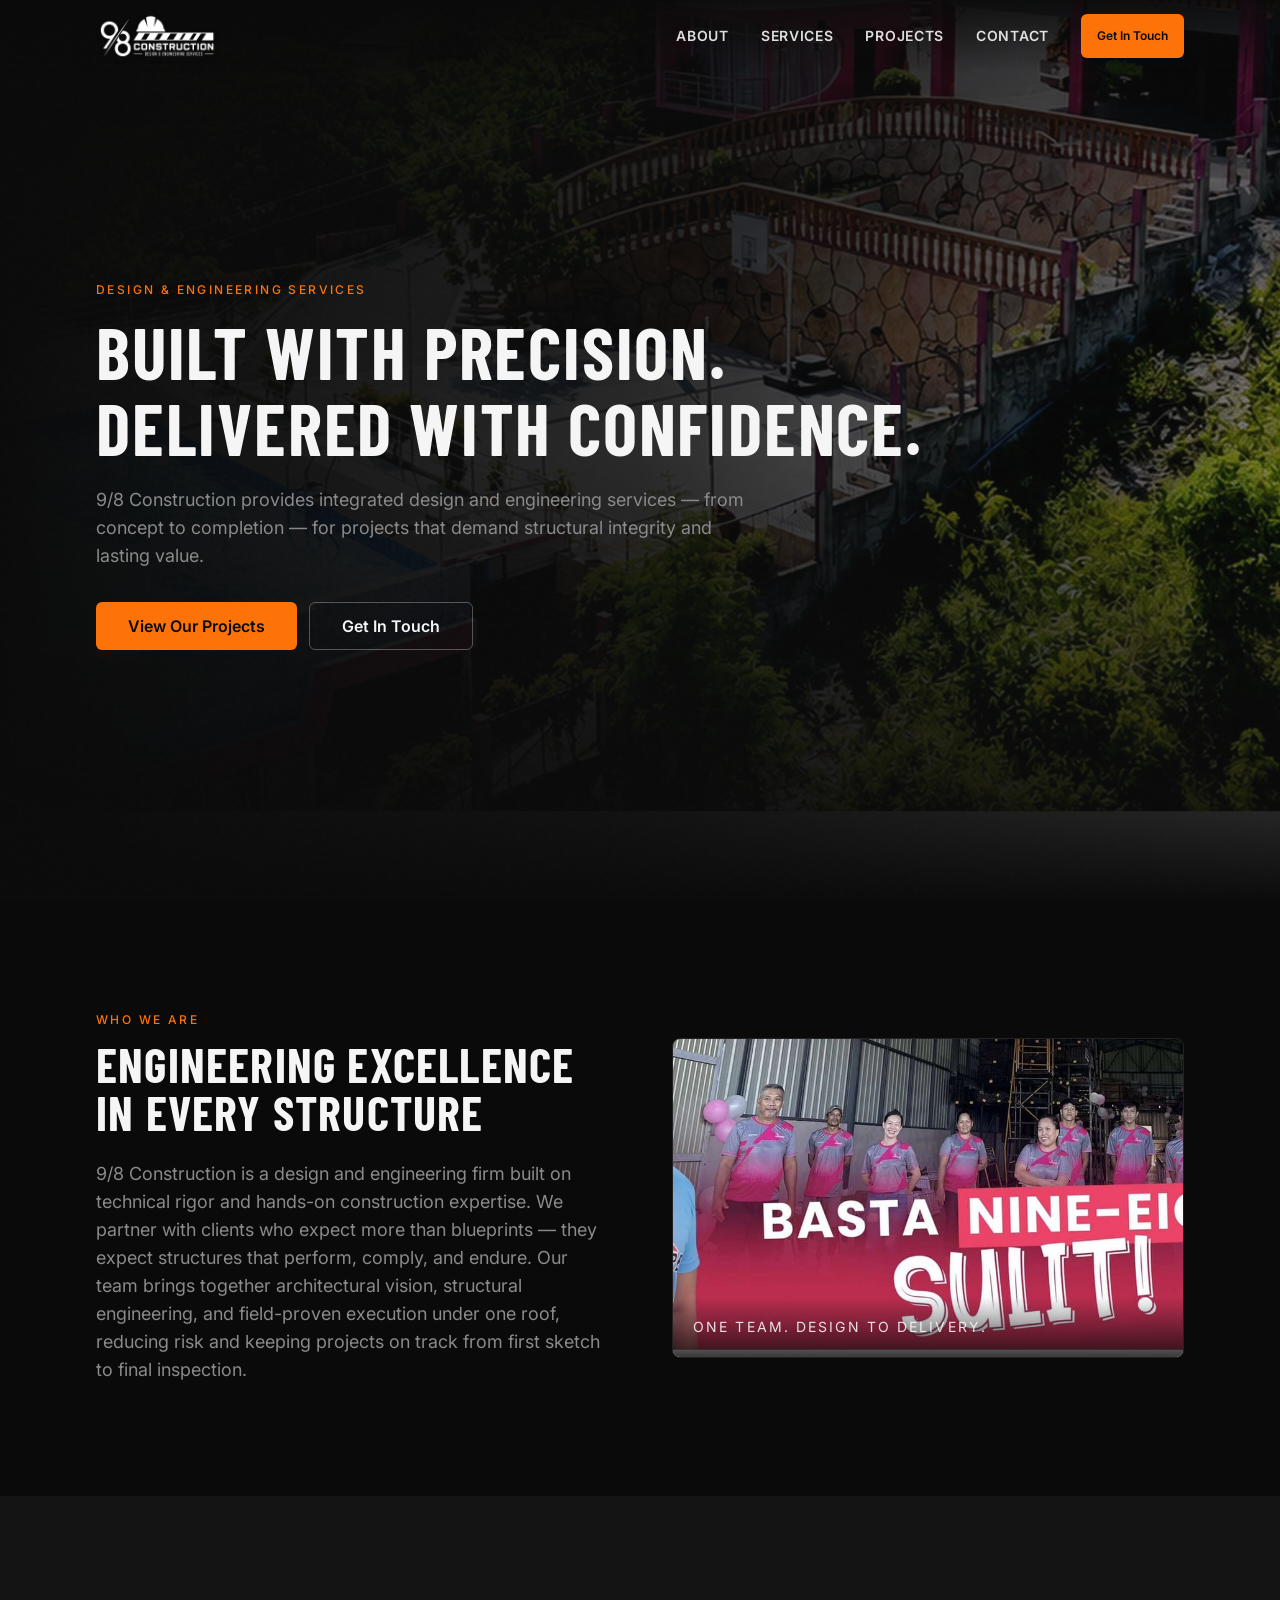
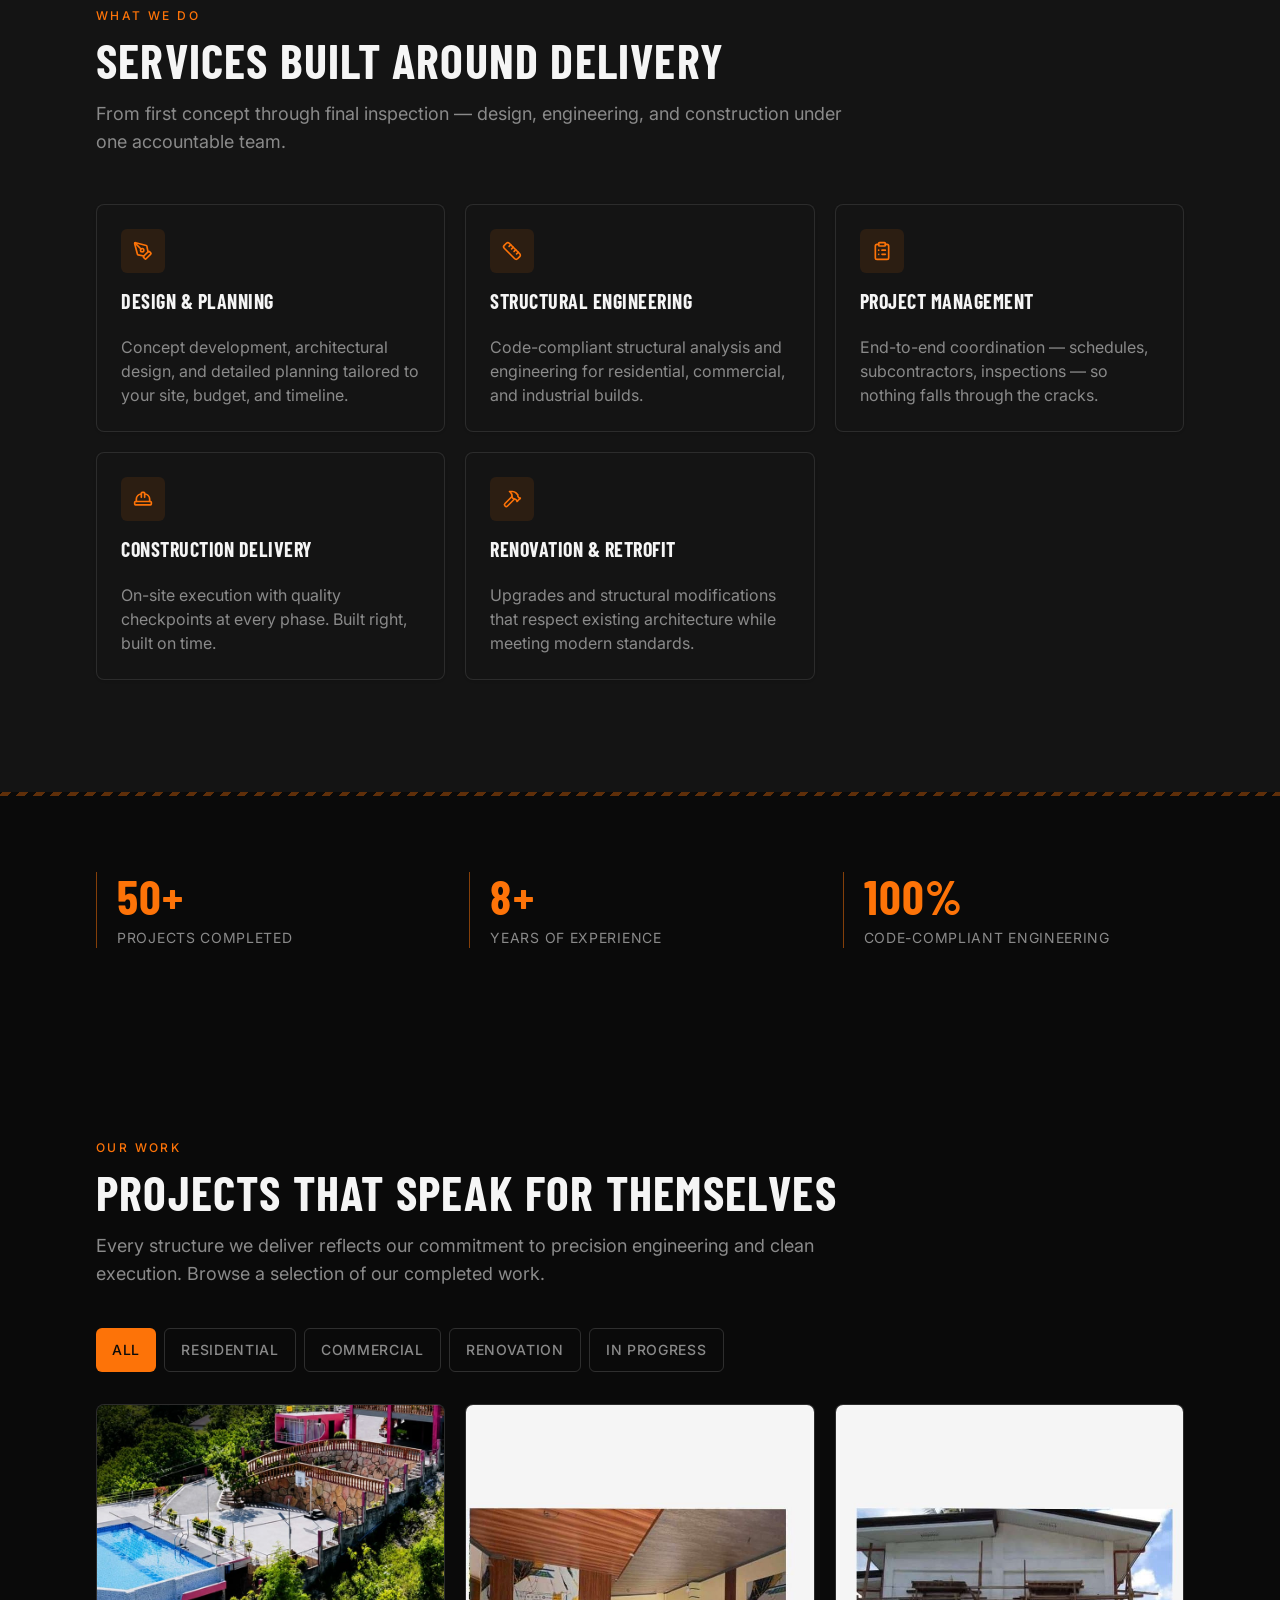
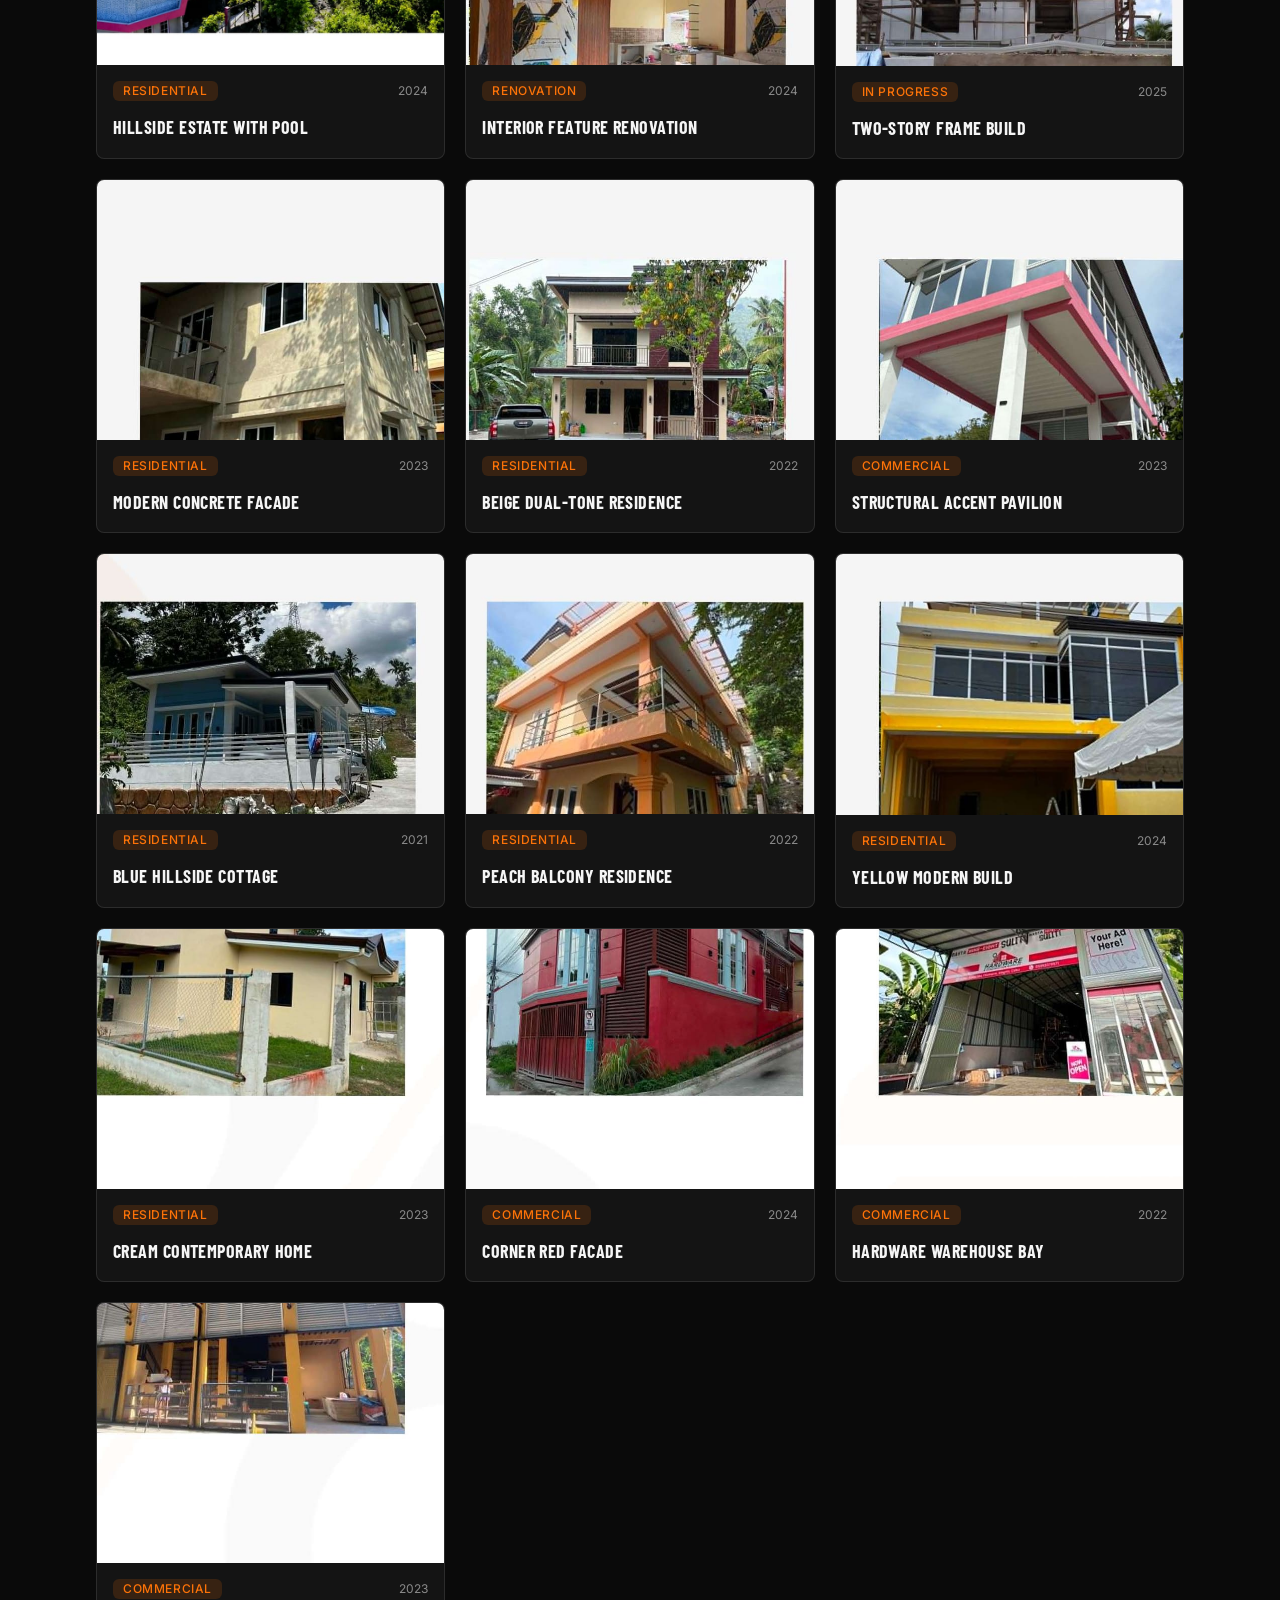
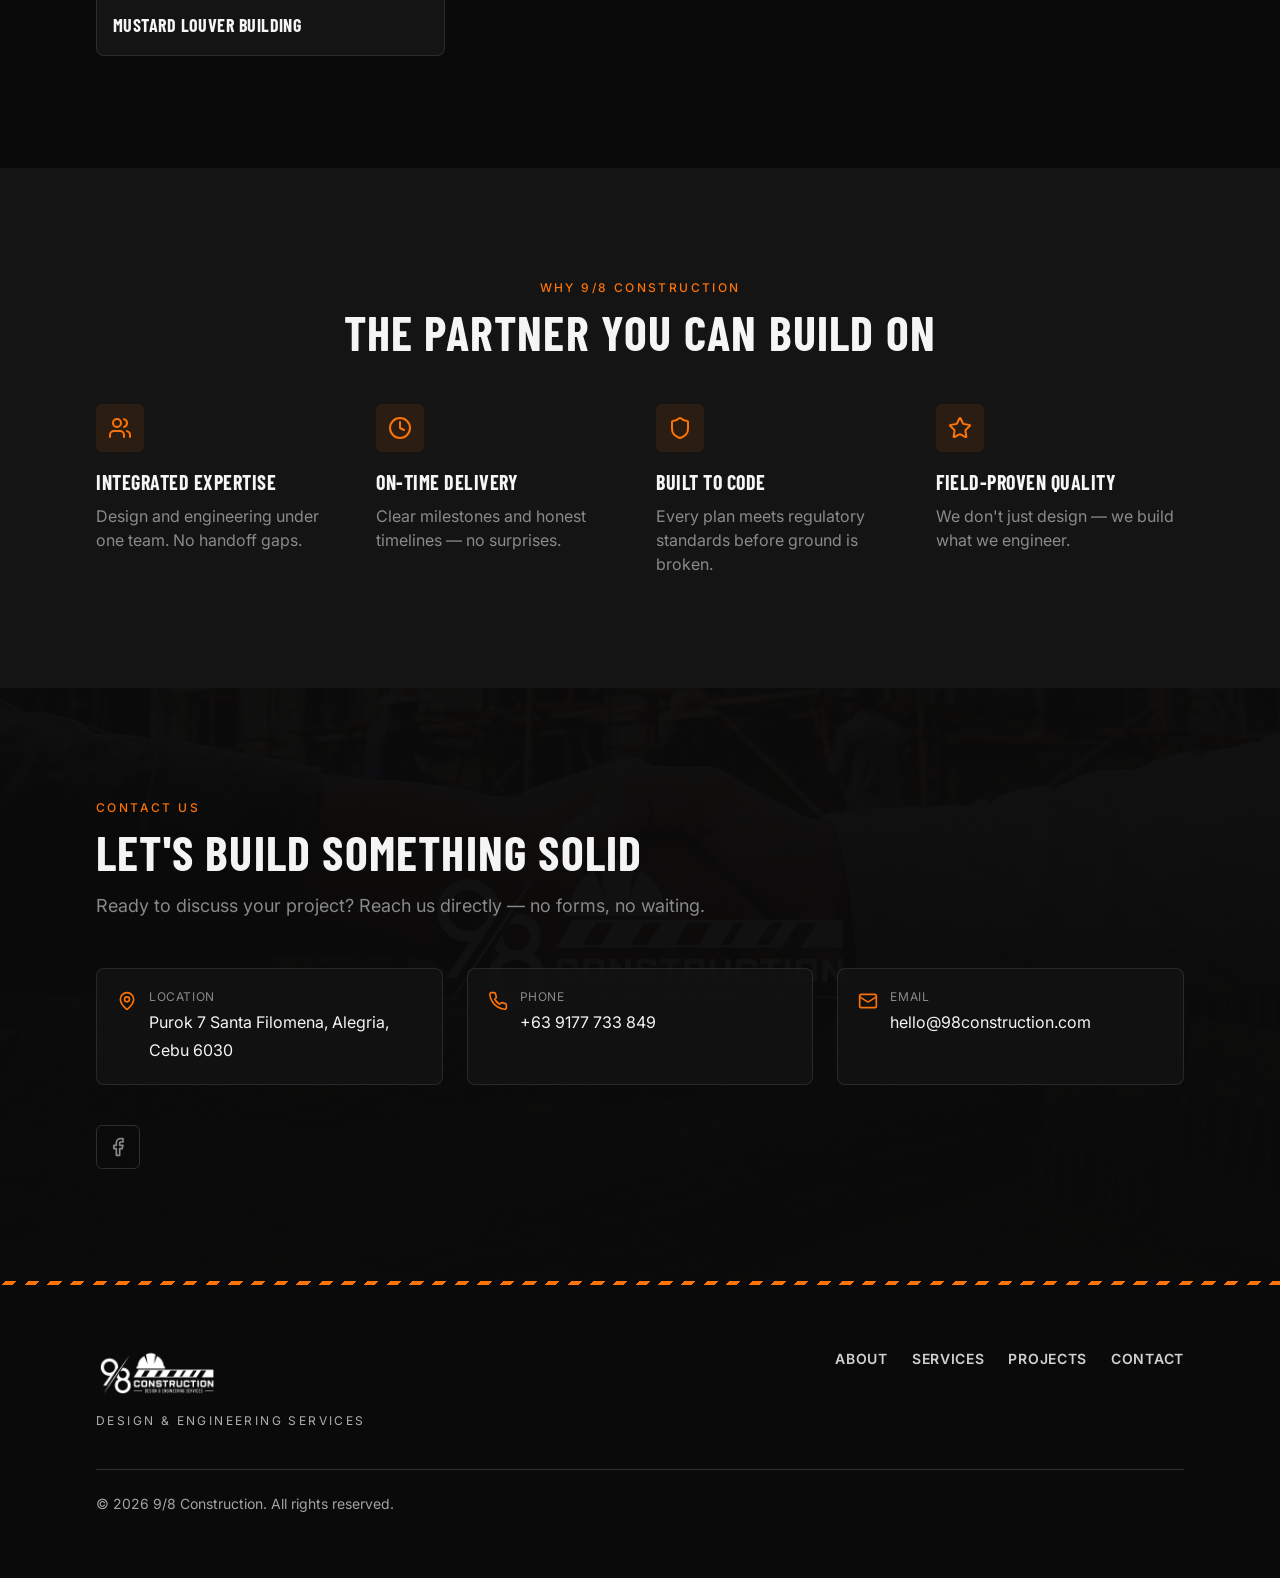
<file: index.html>
<!doctype html>
<html lang="en">
  <head>
    <meta charset="UTF-8" />
    <link rel="icon" type="image/png" href="/logo.png" />
    <meta name="viewport" content="width=device-width, initial-scale=1.0" />
    <meta
      name="description"
      content="9/8 Construction — Design & Engineering Services. Integrated design, engineering, and construction delivery."
    />
    <link rel="preconnect" href="https://fonts.googleapis.com" />
    <link rel="preconnect" href="https://fonts.gstatic.com" crossorigin />
    <link
      href="https://fonts.googleapis.com/css2?family=Barlow+Condensed:wght@500;600;700&family=Inter:wght@400;500;600&display=swap"
      rel="stylesheet"
    />
    <title>9/8 Construction | Design & Engineering Services</title>
    <script type="module" crossorigin src="/assets/index-BxuAZHzY.js"></script>
    <link rel="stylesheet" crossorigin href="/assets/index-n-iF6WgP.css">
  </head>
  <body>
    <div id="app"></div>
  </body>
</html>
</file>
<file: assets/index-n-iF6WgP.css>
/*! tailwindcss v4.3.2 | MIT License | https://tailwindcss.com */@layer properties{@supports (((-webkit-hyphens:none)) and (not (margin-trim:inline))) or ((-moz-orient:inline) and (not (color:rgb(from red r g b)))){*,:before,:after,::backdrop{--tw-translate-x:0;--tw-translate-y:0;--tw-translate-z:0;--tw-rotate-x:initial;--tw-rotate-y:initial;--tw-rotate-z:initial;--tw-skew-x:initial;--tw-skew-y:initial;--tw-border-style:solid;--tw-gradient-position:initial;--tw-gradient-from:#0000;--tw-gradient-via:#0000;--tw-gradient-to:#0000;--tw-gradient-stops:initial;--tw-gradient-via-stops:initial;--tw-gradient-from-position:0%;--tw-gradient-via-position:50%;--tw-gradient-to-position:100%;--tw-leading:initial;--tw-font-weight:initial;--tw-tracking:initial;--tw-shadow:0 0 #0000;--tw-shadow-color:initial;--tw-shadow-alpha:100%;--tw-inset-shadow:0 0 #0000;--tw-inset-shadow-color:initial;--tw-inset-shadow-alpha:100%;--tw-ring-color:initial;--tw-ring-shadow:0 0 #0000;--tw-inset-ring-color:initial;--tw-inset-ring-shadow:0 0 #0000;--tw-ring-inset:initial;--tw-ring-offset-width:0px;--tw-ring-offset-color:#fff;--tw-ring-offset-shadow:0 0 #0000;--tw-outline-style:solid;--tw-blur:initial;--tw-brightness:initial;--tw-contrast:initial;--tw-grayscale:initial;--tw-hue-rotate:initial;--tw-invert:initial;--tw-opacity:initial;--tw-saturate:initial;--tw-sepia:initial;--tw-drop-shadow:initial;--tw-drop-shadow-color:initial;--tw-drop-shadow-alpha:100%;--tw-drop-shadow-size:initial;--tw-backdrop-blur:initial;--tw-backdrop-brightness:initial;--tw-backdrop-contrast:initial;--tw-backdrop-grayscale:initial;--tw-backdrop-hue-rotate:initial;--tw-backdrop-invert:initial;--tw-backdrop-opacity:initial;--tw-backdrop-saturate:initial;--tw-backdrop-sepia:initial;--tw-duration:initial;--tw-scale-x:1;--tw-scale-y:1;--tw-scale-z:1}}}@layer theme{:root,:host{--font-sans:"Inter", ui-sans-serif, system-ui, sans-serif;--font-mono:ui-monospace, SFMono-Regular, Menlo, Monaco, Consolas, "Liberation Mono", "Courier New", monospace;--color-black:#000;--color-white:#fff;--spacing:.25rem;--container-sm:24rem;--container-2xl:42rem;--container-3xl:48rem;--container-4xl:56rem;--container-6xl:72rem;--text-xs:.75rem;--text-xs--line-height:calc(1 / .75);--text-sm:.875rem;--text-sm--line-height:calc(1.25 / .875);--text-base:1rem;--text-base--line-height: 1.5 ;--text-lg:1.125rem;--text-lg--line-height:calc(1.75 / 1.125);--text-xl:1.25rem;--text-xl--line-height:calc(1.75 / 1.25);--text-3xl:1.875rem;--text-3xl--line-height: 1.2 ;--text-4xl:2.25rem;--text-4xl--line-height:calc(2.5 / 2.25);--text-5xl:3rem;--text-5xl--line-height:1;--text-6xl:3.75rem;--text-6xl--line-height:1;--text-7xl:4.5rem;--text-7xl--line-height:1;--font-weight-medium:500;--font-weight-semibold:600;--font-weight-bold:700;--tracking-wide:.025em;--tracking-wider:.05em;--radius-md:.375rem;--radius-lg:.5rem;--drop-shadow-md:0 3px 3px #0000001f;--blur-md:12px;--default-transition-duration:.15s;--default-transition-timing-function:cubic-bezier(.4, 0, .2, 1);--default-font-family:var(--font-sans);--default-mono-font-family:var(--font-mono);--color-brand-orange:#fd7308;--color-brand-charcoal:#4a4a4a;--color-brand-black:#0a0a0a;--color-brand-black-elevated:#141414;--color-brand-gray:#8a8a8a;--color-brand-white:#f5f5f5;--font-display:"Barlow Condensed", ui-sans-serif, system-ui, sans-serif}}@layer base{*,:after,:before,::backdrop{box-sizing:border-box;border:0 solid;margin:0;padding:0}::file-selector-button{box-sizing:border-box;border:0 solid;margin:0;padding:0}html,:host{-webkit-text-size-adjust:100%;-moz-tab-size:4;tab-size:4;line-height:1.5;font-family:var(--default-font-family,ui-sans-serif, system-ui, sans-serif, "Apple Color Emoji", "Segoe UI Emoji", "Segoe UI Symbol", "Noto Color Emoji");font-feature-settings:var(--default-font-feature-settings,normal);font-variation-settings:var(--default-font-variation-settings,normal);-webkit-tap-highlight-color:transparent}hr{height:0;color:inherit;border-top-width:1px}abbr:where([title]){-webkit-text-decoration:underline dotted;text-decoration:underline dotted}h1,h2,h3,h4,h5,h6{font-size:inherit;font-weight:inherit}a{color:inherit;-webkit-text-decoration:inherit;text-decoration:inherit}b,strong{font-weight:bolder}code,kbd,samp,pre{font-family:var(--default-mono-font-family,ui-monospace, SFMono-Regular, Menlo, Monaco, Consolas, "Liberation Mono", "Courier New", monospace);font-feature-settings:var(--default-mono-font-feature-settings,normal);font-variation-settings:var(--default-mono-font-variation-settings,normal);font-size:1em}small{font-size:80%}sub,sup{vertical-align:baseline;font-size:75%;line-height:0;position:relative}sub{bottom:-.25em}sup{top:-.5em}table{text-indent:0;border-color:inherit;border-collapse:collapse}:-moz-focusring{outline:auto}progress{vertical-align:baseline}summary{display:list-item}ol,ul,menu{list-style:none}img,svg,video,canvas,audio,iframe,embed,object{vertical-align:middle;display:block}img,video{max-width:100%;height:auto}button,input,select,optgroup,textarea{font:inherit;font-feature-settings:inherit;font-variation-settings:inherit;letter-spacing:inherit;color:inherit;opacity:1;background-color:#0000;border-radius:0}::file-selector-button{font:inherit;font-feature-settings:inherit;font-variation-settings:inherit;letter-spacing:inherit;color:inherit;opacity:1;background-color:#0000;border-radius:0}:where(select:is([multiple],[size])) optgroup{font-weight:bolder}:where(select:is([multiple],[size])) optgroup option{padding-inline-start:20px}::file-selector-button{margin-inline-end:4px}::placeholder{opacity:1}@supports (not ((-webkit-appearance:-apple-pay-button))) or (contain-intrinsic-size:1px){::placeholder{color:currentColor}@supports (color:color-mix(in lab,red,red)){::placeholder{color:color-mix(in oklab,currentcolor 50%,transparent)}}}textarea{resize:vertical}::-webkit-search-decoration{-webkit-appearance:none}::-webkit-date-and-time-value{min-height:1lh;text-align:inherit}::-webkit-datetime-edit{display:inline-flex}::-webkit-datetime-edit-fields-wrapper{padding:0}::-webkit-datetime-edit{padding-block:0}::-webkit-datetime-edit-year-field{padding-block:0}::-webkit-datetime-edit-month-field{padding-block:0}::-webkit-datetime-edit-day-field{padding-block:0}::-webkit-datetime-edit-hour-field{padding-block:0}::-webkit-datetime-edit-minute-field{padding-block:0}::-webkit-datetime-edit-second-field{padding-block:0}::-webkit-datetime-edit-millisecond-field{padding-block:0}::-webkit-datetime-edit-meridiem-field{padding-block:0}::-webkit-calendar-picker-indicator{line-height:1}:-moz-ui-invalid{box-shadow:none}button,input:where([type=button],[type=reset],[type=submit]){-webkit-appearance:button;-moz-appearance:button;appearance:button}::file-selector-button{-webkit-appearance:button;-moz-appearance:button;appearance:button}::-webkit-inner-spin-button{height:auto}::-webkit-outer-spin-button{height:auto}[hidden]:where(:not([hidden=until-found])){display:none!important}html{scroll-behavior:smooth}@media(prefers-reduced-motion:reduce){html{scroll-behavior:auto}*,:before,:after{transition-duration:.01ms!important;animation-duration:.01ms!important;animation-iteration-count:1!important}}body{background-color:var(--color-brand-black);font-family:var(--font-sans);color:var(--color-brand-white);-webkit-font-smoothing:antialiased;-moz-osx-font-smoothing:grayscale;line-height:1.7}::selection{background-color:#fd73084d}@supports (color:color-mix(in lab,red,red)){::selection{background-color:color-mix(in oklab,var(--color-brand-orange) 30%,transparent)}}::selection{color:var(--color-brand-white)}}@layer components;@layer utilities{.pointer-events-none{pointer-events:none}.visible{visibility:visible}.sr-only{clip-path:inset(50%);white-space:nowrap;border-width:0;width:1px;height:1px;margin:-1px;padding:0;position:absolute;overflow:hidden}.absolute{position:absolute}.fixed{position:fixed}.relative{position:relative}.static{position:static}.inset-0{top:0;right:0;bottom:0;left:0}.inset-x-0{inset-inline:0}.top-0{top:0}.top-1\/2{top:50%}.top-1\/4{top:25%}.-right-8{right:calc(var(--spacing) * -8)}.right-0{right:0}.bottom-0{bottom:0}.left-0{left:0}.left-1\/2{left:50%}.z-10{z-index:10}.z-40{z-index:40}.z-50{z-index:50}.mx-auto{margin-inline:auto}.mt-0\.5{margin-top:calc(var(--spacing) * .5)}.mt-1{margin-top:var(--spacing)}.mt-2{margin-top:calc(var(--spacing) * 2)}.mt-3{margin-top:calc(var(--spacing) * 3)}.mt-4{margin-top:calc(var(--spacing) * 4)}.mt-5{margin-top:calc(var(--spacing) * 5)}.mt-6{margin-top:calc(var(--spacing) * 6)}.mt-8{margin-top:calc(var(--spacing) * 8)}.mt-10{margin-top:calc(var(--spacing) * 10)}.mt-12{margin-top:calc(var(--spacing) * 12)}.mb-3{margin-bottom:calc(var(--spacing) * 3)}.mb-4{margin-bottom:calc(var(--spacing) * 4)}.mb-6{margin-bottom:calc(var(--spacing) * 6)}.block{display:block}.contents{display:contents}.flex{display:flex}.grid{display:grid}.hidden{display:none}.inline-flex{display:inline-flex}.aspect-\[4\/3\]{aspect-ratio:4/3}.aspect-\[16\/10\]{aspect-ratio:16/10}.size-5{width:calc(var(--spacing) * 5);height:calc(var(--spacing) * 5)}.size-6{width:calc(var(--spacing) * 6);height:calc(var(--spacing) * 6)}.size-11{width:calc(var(--spacing) * 11);height:calc(var(--spacing) * 11)}.size-12{width:calc(var(--spacing) * 12);height:calc(var(--spacing) * 12)}.h-1{height:var(--spacing)}.h-1\.5{height:calc(var(--spacing) * 1.5)}.h-9{height:calc(var(--spacing) * 9)}.h-10{height:calc(var(--spacing) * 10)}.h-11{height:calc(var(--spacing) * 11)}.h-12{height:calc(var(--spacing) * 12)}.h-16{height:calc(var(--spacing) * 16)}.h-\[120\%\]{height:120%}.h-full{height:100%}.h-px{height:1px}.max-h-12{max-height:calc(var(--spacing) * 12)}.min-h-11{min-height:calc(var(--spacing) * 11)}.min-h-\[100svh\],.min-h-svh{min-height:100svh}.w-\[min\(88vw\,20rem\)\]{width:min(88vw,20rem)}.w-\[min\(92vw\,56rem\)\]{width:min(92vw,56rem)}.w-auto{width:auto}.w-full{width:100%}.w-px{width:1px}.max-w-2xl{max-width:var(--container-2xl)}.max-w-3xl{max-width:var(--container-3xl)}.max-w-4xl{max-width:var(--container-4xl)}.max-w-sm{max-width:var(--container-sm)}.flex-1{flex:1}.shrink-0{flex-shrink:0}.origin-top{transform-origin:top}.-translate-x-1\/2{--tw-translate-x: -50% ;translate:var(--tw-translate-x) var(--tw-translate-y)}.-translate-y-1\/2{--tw-translate-y: -50% ;translate:var(--tw-translate-x) var(--tw-translate-y)}.transform{transform:var(--tw-rotate-x,) var(--tw-rotate-y,) var(--tw-rotate-z,) var(--tw-skew-x,) var(--tw-skew-y,)}.animate-\[fade-up_1\.2s_ease-out_0\.4s_both\]{animation:1.2s ease-out .4s both fade-up}.grid-cols-1{grid-template-columns:repeat(1,minmax(0,1fr))}.flex-col{flex-direction:column}.flex-wrap{flex-wrap:wrap}.items-center{align-items:center}.items-end{align-items:flex-end}.items-start{align-items:flex-start}.justify-between{justify-content:space-between}.justify-center{justify-content:center}.gap-1{gap:var(--spacing)}.gap-1\.5{gap:calc(var(--spacing) * 1.5)}.gap-2{gap:calc(var(--spacing) * 2)}.gap-3{gap:calc(var(--spacing) * 3)}.gap-4{gap:calc(var(--spacing) * 4)}.gap-5{gap:calc(var(--spacing) * 5)}.gap-6{gap:calc(var(--spacing) * 6)}.gap-8{gap:calc(var(--spacing) * 8)}.gap-10{gap:calc(var(--spacing) * 10)}.gap-12{gap:calc(var(--spacing) * 12)}.gap-x-6{column-gap:calc(var(--spacing) * 6)}.gap-y-3{row-gap:calc(var(--spacing) * 3)}.overflow-hidden{overflow:hidden}.overflow-x-hidden{overflow-x:hidden}.overflow-y-auto{overflow-y:auto}.rounded-lg{border-radius:var(--radius-lg)}.rounded-md{border-radius:var(--radius-md)}.border{border-style:var(--tw-border-style);border-width:1px}.border-t{border-top-style:var(--tw-border-style);border-top-width:1px}.border-r{border-right-style:var(--tw-border-style);border-right-width:1px}.border-b{border-bottom-style:var(--tw-border-style);border-bottom-width:1px}.border-l{border-left-style:var(--tw-border-style);border-left-width:1px}.border-brand-orange\/50{border-color:#fd730880}@supports (color:color-mix(in lab,red,red)){.border-brand-orange\/50{border-color:color-mix(in oklab,var(--color-brand-orange) 50%,transparent)}}.border-brand-white\/30{border-color:#f5f5f54d}@supports (color:color-mix(in lab,red,red)){.border-brand-white\/30{border-color:color-mix(in oklab,var(--color-brand-white) 30%,transparent)}}.border-white\/10{border-color:#ffffff1a}@supports (color:color-mix(in lab,red,red)){.border-white\/10{border-color:color-mix(in oklab,var(--color-white) 10%,transparent)}}.border-white\/15{border-color:#ffffff26}@supports (color:color-mix(in lab,red,red)){.border-white\/15{border-color:color-mix(in oklab,var(--color-white) 15%,transparent)}}.bg-black\/70{background-color:#000000b3}@supports (color:color-mix(in lab,red,red)){.bg-black\/70{background-color:color-mix(in oklab,var(--color-black) 70%,transparent)}}.bg-black\/80{background-color:#000c}@supports (color:color-mix(in lab,red,red)){.bg-black\/80{background-color:color-mix(in oklab,var(--color-black) 80%,transparent)}}.bg-brand-black{background-color:var(--color-brand-black)}.bg-brand-black-elevated{background-color:var(--color-brand-black-elevated)}.bg-brand-black-elevated\/80{background-color:#141414cc}@supports (color:color-mix(in lab,red,red)){.bg-brand-black-elevated\/80{background-color:color-mix(in oklab,var(--color-brand-black-elevated) 80%,transparent)}}.bg-brand-black\/90{background-color:#0a0a0ae6}@supports (color:color-mix(in lab,red,red)){.bg-brand-black\/90{background-color:color-mix(in oklab,var(--color-brand-black) 90%,transparent)}}.bg-brand-black\/95{background-color:#0a0a0af2}@supports (color:color-mix(in lab,red,red)){.bg-brand-black\/95{background-color:color-mix(in oklab,var(--color-brand-black) 95%,transparent)}}.bg-brand-orange{background-color:var(--color-brand-orange)}.bg-brand-orange\/10{background-color:#fd73081a}@supports (color:color-mix(in lab,red,red)){.bg-brand-orange\/10{background-color:color-mix(in oklab,var(--color-brand-orange) 10%,transparent)}}.bg-brand-orange\/15{background-color:#fd730826}@supports (color:color-mix(in lab,red,red)){.bg-brand-orange\/15{background-color:color-mix(in oklab,var(--color-brand-orange) 15%,transparent)}}.bg-brand-orange\/80{background-color:#fd7308cc}@supports (color:color-mix(in lab,red,red)){.bg-brand-orange\/80{background-color:color-mix(in oklab,var(--color-brand-orange) 80%,transparent)}}.bg-transparent{background-color:#0000}.bg-white\/10{background-color:#ffffff1a}@supports (color:color-mix(in lab,red,red)){.bg-white\/10{background-color:color-mix(in oklab,var(--color-white) 10%,transparent)}}.bg-gradient-to-b{--tw-gradient-position:to bottom in oklab;background-image:linear-gradient(var(--tw-gradient-stops))}.bg-gradient-to-r{--tw-gradient-position:to right in oklab;background-image:linear-gradient(var(--tw-gradient-stops))}.bg-gradient-to-t{--tw-gradient-position:to top in oklab;background-image:linear-gradient(var(--tw-gradient-stops))}.from-brand-black{--tw-gradient-from:var(--color-brand-black);--tw-gradient-stops:var(--tw-gradient-via-stops,var(--tw-gradient-position), var(--tw-gradient-from) var(--tw-gradient-from-position), var(--tw-gradient-to) var(--tw-gradient-to-position))}.from-brand-black\/80{--tw-gradient-from:#0a0a0acc}@supports (color:color-mix(in lab,red,red)){.from-brand-black\/80{--tw-gradient-from:color-mix(in oklab, var(--color-brand-black) 80%, transparent)}}.from-brand-black\/80{--tw-gradient-stops:var(--tw-gradient-via-stops,var(--tw-gradient-position), var(--tw-gradient-from) var(--tw-gradient-from-position), var(--tw-gradient-to) var(--tw-gradient-to-position))}.via-brand-black\/85{--tw-gradient-via:#0a0a0ad9}@supports (color:color-mix(in lab,red,red)){.via-brand-black\/85{--tw-gradient-via:color-mix(in oklab, var(--color-brand-black) 85%, transparent)}}.via-brand-black\/85{--tw-gradient-via-stops:var(--tw-gradient-position), var(--tw-gradient-from) var(--tw-gradient-from-position), var(--tw-gradient-via) var(--tw-gradient-via-position), var(--tw-gradient-to) var(--tw-gradient-to-position);--tw-gradient-stops:var(--tw-gradient-via-stops)}.via-transparent{--tw-gradient-via:transparent;--tw-gradient-via-stops:var(--tw-gradient-position), var(--tw-gradient-from) var(--tw-gradient-from-position), var(--tw-gradient-via) var(--tw-gradient-via-position), var(--tw-gradient-to) var(--tw-gradient-to-position);--tw-gradient-stops:var(--tw-gradient-via-stops)}.to-brand-black\/45{--tw-gradient-to:#0a0a0a73}@supports (color:color-mix(in lab,red,red)){.to-brand-black\/45{--tw-gradient-to:color-mix(in oklab, var(--color-brand-black) 45%, transparent)}}.to-brand-black\/45{--tw-gradient-stops:var(--tw-gradient-via-stops,var(--tw-gradient-position), var(--tw-gradient-from) var(--tw-gradient-from-position), var(--tw-gradient-to) var(--tw-gradient-to-position))}.to-brand-black\/50{--tw-gradient-to:#0a0a0a80}@supports (color:color-mix(in lab,red,red)){.to-brand-black\/50{--tw-gradient-to:color-mix(in oklab, var(--color-brand-black) 50%, transparent)}}.to-brand-black\/50{--tw-gradient-stops:var(--tw-gradient-via-stops,var(--tw-gradient-position), var(--tw-gradient-from) var(--tw-gradient-from-position), var(--tw-gradient-to) var(--tw-gradient-to-position))}.to-transparent{--tw-gradient-to:transparent;--tw-gradient-stops:var(--tw-gradient-via-stops,var(--tw-gradient-position), var(--tw-gradient-from) var(--tw-gradient-from-position), var(--tw-gradient-to) var(--tw-gradient-to-position))}.object-contain{object-fit:contain}.object-cover{object-fit:cover}.p-0{padding:0}.p-4{padding:calc(var(--spacing) * 4)}.p-5{padding:calc(var(--spacing) * 5)}.p-6{padding:calc(var(--spacing) * 6)}.px-2\.5{padding-inline:calc(var(--spacing) * 2.5)}.px-3{padding-inline:calc(var(--spacing) * 3)}.px-4{padding-inline:calc(var(--spacing) * 4)}.px-5{padding-inline:calc(var(--spacing) * 5)}.px-6{padding-inline:calc(var(--spacing) * 6)}.px-8{padding-inline:calc(var(--spacing) * 8)}.py-0\.5{padding-block:calc(var(--spacing) * .5)}.py-3{padding-block:calc(var(--spacing) * 3)}.py-4{padding-block:calc(var(--spacing) * 4)}.py-12{padding-block:calc(var(--spacing) * 12)}.py-16{padding-block:calc(var(--spacing) * 16)}.py-20{padding-block:calc(var(--spacing) * 20)}.pt-0{padding-top:0}.pt-6{padding-top:calc(var(--spacing) * 6)}.pt-28{padding-top:calc(var(--spacing) * 28)}.pb-16{padding-bottom:calc(var(--spacing) * 16)}.pl-5{padding-left:calc(var(--spacing) * 5)}.text-center{text-align:center}.text-left{text-align:left}.text-3xl{font-size:var(--text-3xl);line-height:var(--tw-leading,var(--text-3xl--line-height))}.text-4xl{font-size:var(--text-4xl);line-height:var(--tw-leading,var(--text-4xl--line-height))}.text-base{font-size:var(--text-base);line-height:var(--tw-leading,var(--text-base--line-height))}.text-lg{font-size:var(--text-lg);line-height:var(--tw-leading,var(--text-lg--line-height))}.text-sm{font-size:var(--text-sm);line-height:var(--tw-leading,var(--text-sm--line-height))}.text-xl{font-size:var(--text-xl);line-height:var(--tw-leading,var(--text-xl--line-height))}.text-xs{font-size:var(--text-xs);line-height:var(--tw-leading,var(--text-xs--line-height))}.leading-\[1\.05\]{--tw-leading:1.05;line-height:1.05}.leading-none{--tw-leading:1;line-height:1}.font-medium{--tw-font-weight:var(--font-weight-medium);font-weight:var(--font-weight-medium)}.font-semibold{--tw-font-weight:var(--font-weight-semibold);font-weight:var(--font-weight-semibold)}.tracking-\[0\.2em\]{--tw-tracking:.2em;letter-spacing:.2em}.tracking-\[0\.15em\]{--tw-tracking:.15em;letter-spacing:.15em}.tracking-wide{--tw-tracking:var(--tracking-wide);letter-spacing:var(--tracking-wide)}.tracking-wider{--tw-tracking:var(--tracking-wider);letter-spacing:var(--tracking-wider)}.break-all{word-break:break-all}.whitespace-nowrap{white-space:nowrap}.text-brand-black{color:var(--color-brand-black)}.text-brand-gray{color:var(--color-brand-gray)}.text-brand-orange{color:var(--color-brand-orange)}.text-brand-white{color:var(--color-brand-white)}.text-brand-white\/65{color:#f5f5f5a6}@supports (color:color-mix(in lab,red,red)){.text-brand-white\/65{color:color-mix(in oklab,var(--color-brand-white) 65%,transparent)}}.text-brand-white\/70{color:#f5f5f5b3}@supports (color:color-mix(in lab,red,red)){.text-brand-white\/70{color:color-mix(in oklab,var(--color-brand-white) 70%,transparent)}}.text-brand-white\/85{color:#f5f5f5d9}@supports (color:color-mix(in lab,red,red)){.text-brand-white\/85{color:color-mix(in oklab,var(--color-brand-white) 85%,transparent)}}.text-brand-white\/90{color:#f5f5f5e6}@supports (color:color-mix(in lab,red,red)){.text-brand-white\/90{color:color-mix(in oklab,var(--color-brand-white) 90%,transparent)}}.uppercase{text-transform:uppercase}.opacity-30{opacity:.3}.shadow-2xl{--tw-shadow:0 25px 50px -12px var(--tw-shadow-color,#00000040);box-shadow:var(--tw-inset-shadow),var(--tw-inset-ring-shadow),var(--tw-ring-offset-shadow),var(--tw-ring-shadow),var(--tw-shadow)}.shadow-lg{--tw-shadow:0 10px 15px -3px var(--tw-shadow-color,#0000001a), 0 4px 6px -4px var(--tw-shadow-color,#0000001a);box-shadow:var(--tw-inset-shadow),var(--tw-inset-ring-shadow),var(--tw-ring-offset-shadow),var(--tw-ring-shadow),var(--tw-shadow)}.shadow-sm{--tw-shadow:0 1px 3px 0 var(--tw-shadow-color,#0000001a), 0 1px 2px -1px var(--tw-shadow-color,#0000001a);box-shadow:var(--tw-inset-shadow),var(--tw-inset-ring-shadow),var(--tw-ring-offset-shadow),var(--tw-ring-shadow),var(--tw-shadow)}.shadow-black\/40{--tw-shadow-color:#0006}@supports (color:color-mix(in lab,red,red)){.shadow-black\/40{--tw-shadow-color:color-mix(in oklab, color-mix(in oklab, var(--color-black) 40%, transparent) var(--tw-shadow-alpha), transparent)}}.outline{outline-style:var(--tw-outline-style);outline-width:1px}.drop-shadow-md{--tw-drop-shadow-size:drop-shadow(0 3px 3px var(--tw-drop-shadow-color,#0000001f));--tw-drop-shadow:drop-shadow(var(--drop-shadow-md));filter:var(--tw-blur,) var(--tw-brightness,) var(--tw-contrast,) var(--tw-grayscale,) var(--tw-hue-rotate,) var(--tw-invert,) var(--tw-saturate,) var(--tw-sepia,) var(--tw-drop-shadow,)}.filter{filter:var(--tw-blur,) var(--tw-brightness,) var(--tw-contrast,) var(--tw-grayscale,) var(--tw-hue-rotate,) var(--tw-invert,) var(--tw-saturate,) var(--tw-sepia,) var(--tw-drop-shadow,)}.backdrop-blur{--tw-backdrop-blur:blur(8px);-webkit-backdrop-filter:var(--tw-backdrop-blur,) var(--tw-backdrop-brightness,) var(--tw-backdrop-contrast,) var(--tw-backdrop-grayscale,) var(--tw-backdrop-hue-rotate,) var(--tw-backdrop-invert,) var(--tw-backdrop-opacity,) var(--tw-backdrop-saturate,) var(--tw-backdrop-sepia,);backdrop-filter:var(--tw-backdrop-blur,) var(--tw-backdrop-brightness,) var(--tw-backdrop-contrast,) var(--tw-backdrop-grayscale,) var(--tw-backdrop-hue-rotate,) var(--tw-backdrop-invert,) var(--tw-backdrop-opacity,) var(--tw-backdrop-saturate,) var(--tw-backdrop-sepia,)}.backdrop-blur-md{--tw-backdrop-blur:blur(var(--blur-md));-webkit-backdrop-filter:var(--tw-backdrop-blur,) var(--tw-backdrop-brightness,) var(--tw-backdrop-contrast,) var(--tw-backdrop-grayscale,) var(--tw-backdrop-hue-rotate,) var(--tw-backdrop-invert,) var(--tw-backdrop-opacity,) var(--tw-backdrop-saturate,) var(--tw-backdrop-sepia,);backdrop-filter:var(--tw-backdrop-blur,) var(--tw-backdrop-brightness,) var(--tw-backdrop-contrast,) var(--tw-backdrop-grayscale,) var(--tw-backdrop-hue-rotate,) var(--tw-backdrop-invert,) var(--tw-backdrop-opacity,) var(--tw-backdrop-saturate,) var(--tw-backdrop-sepia,)}.transition{transition-property:color,background-color,border-color,outline-color,text-decoration-color,fill,stroke,--tw-gradient-from,--tw-gradient-via,--tw-gradient-to,opacity,box-shadow,transform,translate,scale,rotate,filter,-webkit-backdrop-filter,backdrop-filter,display,content-visibility,overlay,pointer-events;transition-timing-function:var(--tw-ease,var(--default-transition-timing-function));transition-duration:var(--tw-duration,var(--default-transition-duration))}.transition-all{transition-property:all;transition-timing-function:var(--tw-ease,var(--default-transition-timing-function));transition-duration:var(--tw-duration,var(--default-transition-duration))}.transition-colors{transition-property:color,background-color,border-color,outline-color,text-decoration-color,fill,stroke,--tw-gradient-from,--tw-gradient-via,--tw-gradient-to;transition-timing-function:var(--tw-ease,var(--default-transition-timing-function));transition-duration:var(--tw-duration,var(--default-transition-duration))}.duration-300{--tw-duration:.3s;transition-duration:.3s}.duration-500{--tw-duration:.5s;transition-duration:.5s}@media(hover:hover){.group-hover\:scale-105:is(:where(.group):hover *){--tw-scale-x:105%;--tw-scale-y:105%;--tw-scale-z:105%;scale:var(--tw-scale-x) var(--tw-scale-y)}.hover\:-translate-y-1:hover{--tw-translate-y:calc(var(--spacing) * -1);translate:var(--tw-translate-x) var(--tw-translate-y)}.hover\:border-brand-orange:hover{border-color:var(--color-brand-orange)}.hover\:border-brand-orange\/40:hover{border-color:#fd730866}@supports (color:color-mix(in lab,red,red)){.hover\:border-brand-orange\/40:hover{border-color:color-mix(in oklab,var(--color-brand-orange) 40%,transparent)}}.hover\:border-brand-orange\/50:hover{border-color:#fd730880}@supports (color:color-mix(in lab,red,red)){.hover\:border-brand-orange\/50:hover{border-color:color-mix(in oklab,var(--color-brand-orange) 50%,transparent)}}.hover\:border-brand-orange\/60:hover{border-color:#fd730899}@supports (color:color-mix(in lab,red,red)){.hover\:border-brand-orange\/60:hover{border-color:color-mix(in oklab,var(--color-brand-orange) 60%,transparent)}}.hover\:bg-brand-charcoal:hover{background-color:var(--color-brand-charcoal)}.hover\:bg-brand-orange\/90:hover{background-color:#fd7308e6}@supports (color:color-mix(in lab,red,red)){.hover\:bg-brand-orange\/90:hover{background-color:color-mix(in oklab,var(--color-brand-orange) 90%,transparent)}}.hover\:bg-white\/5:hover{background-color:#ffffff0d}@supports (color:color-mix(in lab,red,red)){.hover\:bg-white\/5:hover{background-color:color-mix(in oklab,var(--color-white) 5%,transparent)}}.hover\:text-brand-orange:hover{color:var(--color-brand-orange)}.hover\:text-brand-white:hover{color:var(--color-brand-white)}.hover\:shadow-\[0_0_0_1px_rgb\(253_115_8_\/_0\.35\)\]:hover{--tw-shadow:0 0 0 1px var(--tw-shadow-color,#fd730859);box-shadow:var(--tw-inset-shadow),var(--tw-inset-ring-shadow),var(--tw-ring-offset-shadow),var(--tw-ring-shadow),var(--tw-shadow)}}.focus\:outline-none:focus{--tw-outline-style:none;outline-style:none}.focus-visible\:ring-2:focus-visible{--tw-ring-shadow:var(--tw-ring-inset,) 0 0 0 calc(2px + var(--tw-ring-offset-width)) var(--tw-ring-color,currentcolor);box-shadow:var(--tw-inset-shadow),var(--tw-inset-ring-shadow),var(--tw-ring-offset-shadow),var(--tw-ring-shadow),var(--tw-shadow)}.focus-visible\:ring-brand-orange:focus-visible{--tw-ring-color:var(--color-brand-orange)}.focus-visible\:outline-none:focus-visible{--tw-outline-style:none;outline-style:none}.disabled\:pointer-events-none:disabled{pointer-events:none}.disabled\:opacity-50:disabled{opacity:.5}@media(min-width:40rem){.sm\:mx-0{margin-inline:0}.sm\:grid-cols-2{grid-template-columns:repeat(2,minmax(0,1fr))}.sm\:grid-cols-3{grid-template-columns:repeat(3,minmax(0,1fr))}.sm\:flex-row{flex-direction:row}.sm\:items-center{align-items:center}.sm\:text-left{text-align:left}.sm\:text-5xl{font-size:var(--text-5xl);line-height:var(--tw-leading,var(--text-5xl--line-height))}}@media(min-width:48rem){.md\:h-12{height:calc(var(--spacing) * 12)}.md\:h-\[4\.5rem\]{height:4.5rem}.md\:max-h-14{max-height:calc(var(--spacing) * 14)}.md\:grid-cols-2{grid-template-columns:repeat(2,minmax(0,1fr))}.md\:flex-row{flex-direction:row}.md\:items-center{align-items:center}.md\:items-start{align-items:flex-start}.md\:justify-between{justify-content:space-between}.md\:py-16{padding-block:calc(var(--spacing) * 16)}.md\:py-20{padding-block:calc(var(--spacing) * 20)}.md\:py-28{padding-block:calc(var(--spacing) * 28)}.md\:pt-32{padding-top:calc(var(--spacing) * 32)}.md\:pb-24{padding-bottom:calc(var(--spacing) * 24)}.md\:text-4xl{font-size:var(--text-4xl);line-height:var(--tw-leading,var(--text-4xl--line-height))}.md\:text-5xl{font-size:var(--text-5xl);line-height:var(--tw-leading,var(--text-5xl--line-height))}.md\:text-6xl{font-size:var(--text-6xl);line-height:var(--tw-leading,var(--text-6xl--line-height))}.md\:text-base{font-size:var(--text-base);line-height:var(--tw-leading,var(--text-base--line-height))}.md\:text-lg{font-size:var(--text-lg);line-height:var(--tw-leading,var(--text-lg--line-height))}}@media(min-width:64rem){.lg\:flex{display:flex}.lg\:hidden{display:none}.lg\:grid-cols-2{grid-template-columns:repeat(2,minmax(0,1fr))}.lg\:grid-cols-3{grid-template-columns:repeat(3,minmax(0,1fr))}.lg\:grid-cols-4{grid-template-columns:repeat(4,minmax(0,1fr))}.lg\:gap-16{gap:calc(var(--spacing) * 16)}.lg\:text-5xl{font-size:var(--text-5xl);line-height:var(--tw-leading,var(--text-5xl--line-height))}.lg\:text-7xl{font-size:var(--text-7xl);line-height:var(--tw-leading,var(--text-7xl--line-height))}}.hazard-stripe{background-image:repeating-linear-gradient(-45deg,#fd7308,#fd7308 8px,#0a0a0a 8px,#0a0a0a 16px)}.hazard-stripe-subtle{background-image:repeating-linear-gradient(-45deg,#fd730859,#fd730859 6px,#0000 6px,#0000 12px)}.section-container{width:100%;max-width:var(--container-6xl);padding-inline:calc(var(--spacing) * 5);margin-inline:auto}@media(min-width:48rem){.section-container{padding-inline:calc(var(--spacing) * 8)}}.text-display{font-family:var(--font-display);--tw-font-weight:var(--font-weight-bold);font-weight:var(--font-weight-bold);--tw-tracking:var(--tracking-wide);letter-spacing:var(--tracking-wide);text-transform:uppercase}.text-label{font-size:var(--text-xs);line-height:var(--tw-leading,var(--text-xs--line-height));--tw-font-weight:var(--font-weight-medium);font-weight:var(--font-weight-medium);--tw-tracking:.2em;letter-spacing:.2em;color:var(--color-brand-orange);text-transform:uppercase}.grain-overlay{opacity:.03;pointer-events:none;background-image:url("data:image/svg+xml,%3Csvg viewBox='0 0 200 200' xmlns='http://www.w3.org/2000/svg'%3E%3Cfilter id='n'%3E%3CfeTurbulence type='fractalNoise' baseFrequency='0.85' numOctaves='4' stitchTiles='stitch'/%3E%3C/filter%3E%3Crect width='100%25' height='100%25' filter='url(%23n)' opacity='0.5'/%3E%3C/svg%3E")}}@keyframes fade-up{0%{opacity:0;transform:translateY(1.25rem)}to{opacity:1;transform:translateY(0)}}@property --tw-translate-x{syntax:"*";inherits:false;initial-value:0}@property --tw-translate-y{syntax:"*";inherits:false;initial-value:0}@property --tw-translate-z{syntax:"*";inherits:false;initial-value:0}@property --tw-rotate-x{syntax:"*";inherits:false}@property --tw-rotate-y{syntax:"*";inherits:false}@property --tw-rotate-z{syntax:"*";inherits:false}@property --tw-skew-x{syntax:"*";inherits:false}@property --tw-skew-y{syntax:"*";inherits:false}@property --tw-border-style{syntax:"*";inherits:false;initial-value:solid}@property --tw-gradient-position{syntax:"*";inherits:false}@property --tw-gradient-from{syntax:"<color>";inherits:false;initial-value:#0000}@property --tw-gradient-via{syntax:"<color>";inherits:false;initial-value:#0000}@property --tw-gradient-to{syntax:"<color>";inherits:false;initial-value:#0000}@property --tw-gradient-stops{syntax:"*";inherits:false}@property --tw-gradient-via-stops{syntax:"*";inherits:false}@property --tw-gradient-from-position{syntax:"<length-percentage>";inherits:false;initial-value:0%}@property --tw-gradient-via-position{syntax:"<length-percentage>";inherits:false;initial-value:50%}@property --tw-gradient-to-position{syntax:"<length-percentage>";inherits:false;initial-value:100%}@property --tw-leading{syntax:"*";inherits:false}@property --tw-font-weight{syntax:"*";inherits:false}@property --tw-tracking{syntax:"*";inherits:false}@property --tw-shadow{syntax:"*";inherits:false;initial-value:0 0 #0000}@property --tw-shadow-color{syntax:"*";inherits:false}@property --tw-shadow-alpha{syntax:"<percentage>";inherits:false;initial-value:100%}@property --tw-inset-shadow{syntax:"*";inherits:false;initial-value:0 0 #0000}@property --tw-inset-shadow-color{syntax:"*";inherits:false}@property --tw-inset-shadow-alpha{syntax:"<percentage>";inherits:false;initial-value:100%}@property --tw-ring-color{syntax:"*";inherits:false}@property --tw-ring-shadow{syntax:"*";inherits:false;initial-value:0 0 #0000}@property --tw-inset-ring-color{syntax:"*";inherits:false}@property --tw-inset-ring-shadow{syntax:"*";inherits:false;initial-value:0 0 #0000}@property --tw-ring-inset{syntax:"*";inherits:false}@property --tw-ring-offset-width{syntax:"<length>";inherits:false;initial-value:0}@property --tw-ring-offset-color{syntax:"*";inherits:false;initial-value:#fff}@property --tw-ring-offset-shadow{syntax:"*";inherits:false;initial-value:0 0 #0000}@property --tw-outline-style{syntax:"*";inherits:false;initial-value:solid}@property --tw-blur{syntax:"*";inherits:false}@property --tw-brightness{syntax:"*";inherits:false}@property --tw-contrast{syntax:"*";inherits:false}@property --tw-grayscale{syntax:"*";inherits:false}@property --tw-hue-rotate{syntax:"*";inherits:false}@property --tw-invert{syntax:"*";inherits:false}@property --tw-opacity{syntax:"*";inherits:false}@property --tw-saturate{syntax:"*";inherits:false}@property --tw-sepia{syntax:"*";inherits:false}@property --tw-drop-shadow{syntax:"*";inherits:false}@property --tw-drop-shadow-color{syntax:"*";inherits:false}@property --tw-drop-shadow-alpha{syntax:"<percentage>";inherits:false;initial-value:100%}@property --tw-drop-shadow-size{syntax:"*";inherits:false}@property --tw-backdrop-blur{syntax:"*";inherits:false}@property --tw-backdrop-brightness{syntax:"*";inherits:false}@property --tw-backdrop-contrast{syntax:"*";inherits:false}@property --tw-backdrop-grayscale{syntax:"*";inherits:false}@property --tw-backdrop-hue-rotate{syntax:"*";inherits:false}@property --tw-backdrop-invert{syntax:"*";inherits:false}@property --tw-backdrop-opacity{syntax:"*";inherits:false}@property --tw-backdrop-saturate{syntax:"*";inherits:false}@property --tw-backdrop-sepia{syntax:"*";inherits:false}@property --tw-duration{syntax:"*";inherits:false}@property --tw-scale-x{syntax:"*";inherits:false;initial-value:1}@property --tw-scale-y{syntax:"*";inherits:false;initial-value:1}@property --tw-scale-z{syntax:"*";inherits:false;initial-value:1}
</file>
